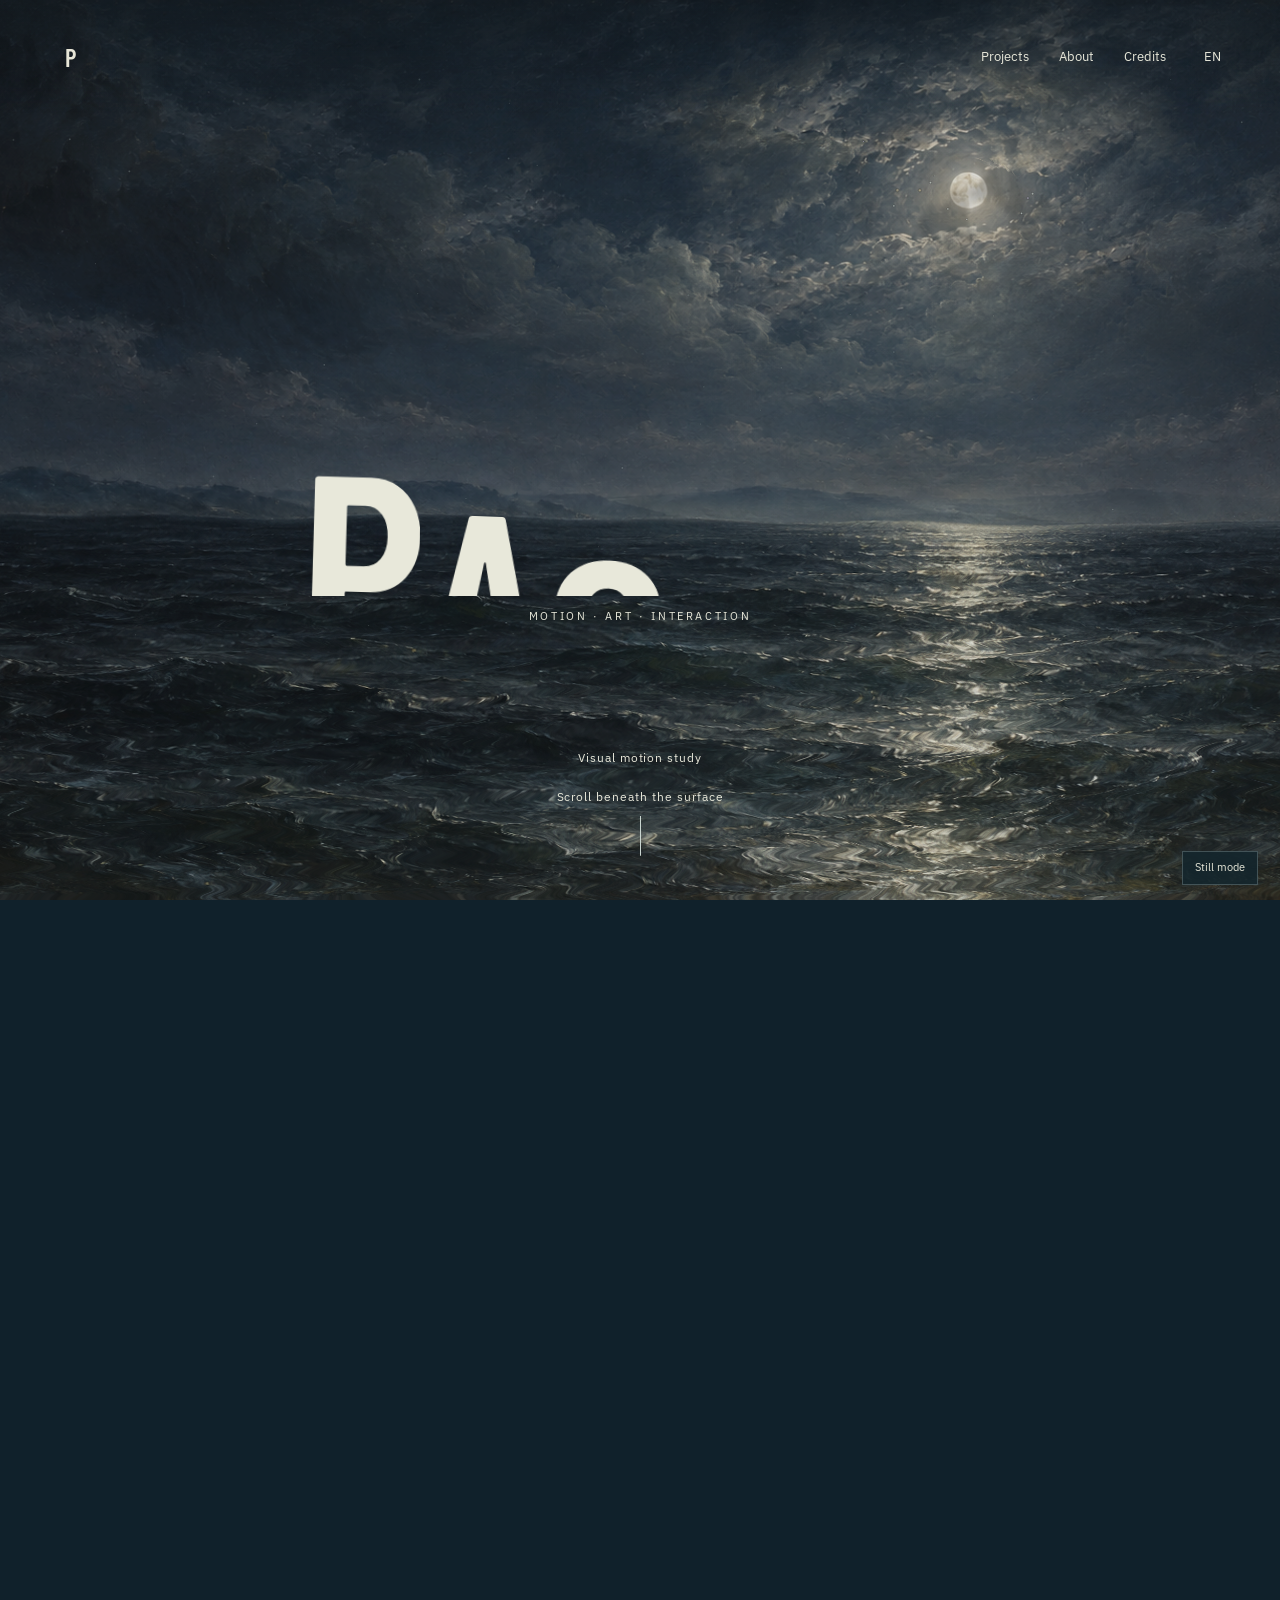
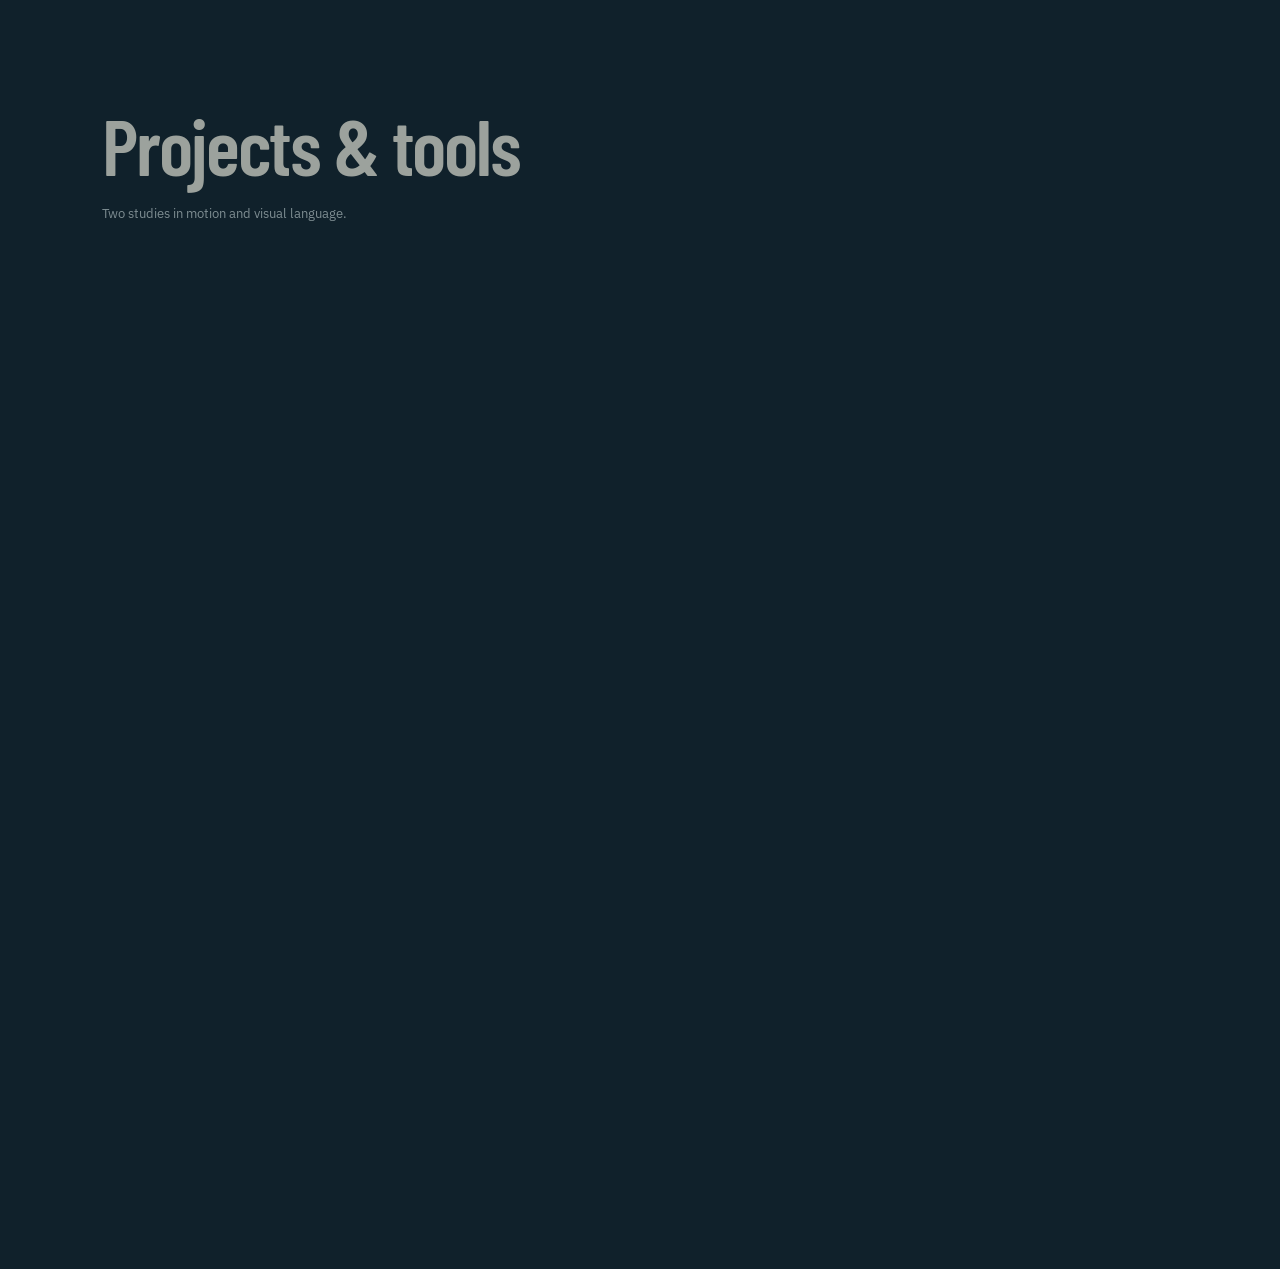
<file: index.html>
<!doctype html>
<html lang="en"><head><meta charset="UTF-8"><meta name="viewport" content="width=device-width,initial-scale=1"><meta http-equiv="refresh" content="0;url=./cloud-density-lab/"><title>Moonlit Tide — Motion Preview</title></head><body><p><a href="./cloud-density-lab/">Open the motion preview</a></p></body></html>
</file>
